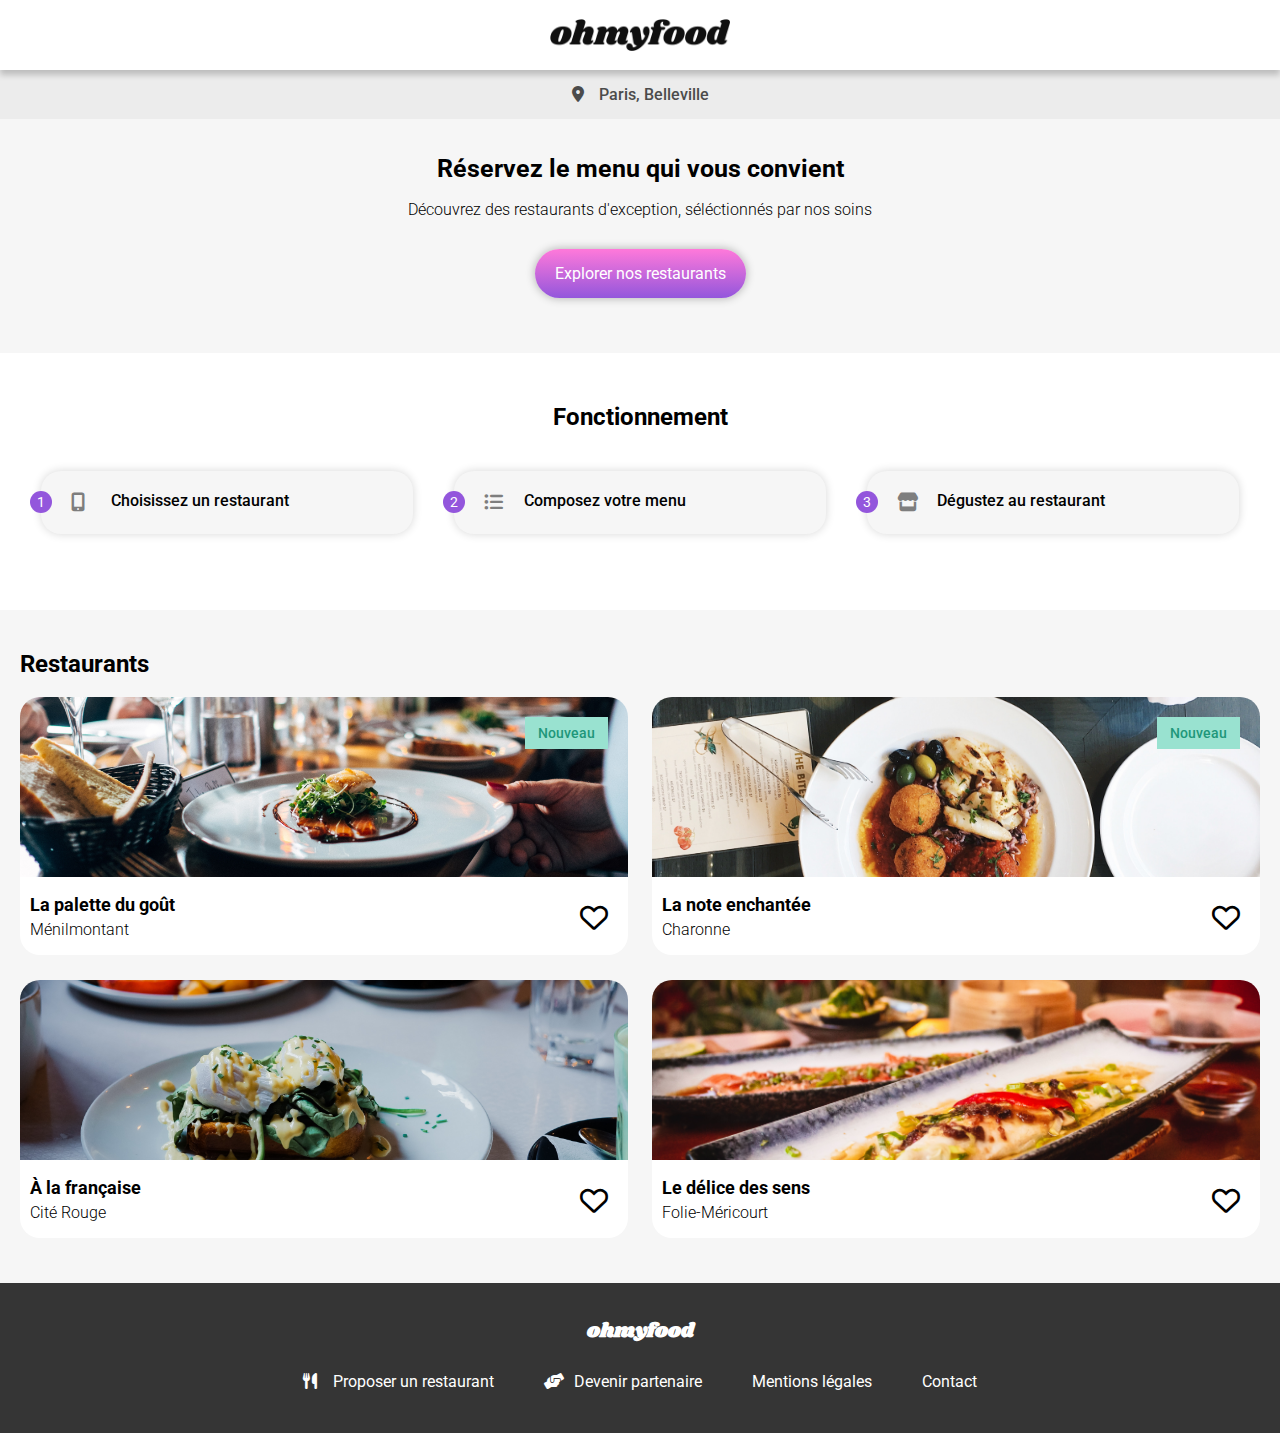
<file: index.html>
<!DOCTYPE html>
<html lang="fr">
<head>
    <meta charset="UTF-8">
    <meta http-equiv="X-UA-Compatible" content="IE=edge">
    <meta name="viewport" content="width=device-width, initial-scale=1.0">
    <!--Font Awesome-->
    <link href="fontawesome-free-6.1.1-web/css/all.min.css" rel="stylesheet">
    <!--Google Fonts-->
    <link rel="preconnect" href="https://fonts.gstatic.com">
    <link href="https://fonts.googleapis.com/css2?family=Roboto:ital,wght@0,300;0,400;0,500;0,700;1,300;1,400;1,500&display=swap" rel="stylesheet">
    <link href="https://fonts.googleapis.com/css2?family=Shrikhand&display=swap" rel="stylesheet">
    <link rel="stylesheet" href="styles/style_index.css">
    <title>ohmyfood</title>
</head>
<body>

    <!--LOADER-->

    <div class="container">
        <div class="load">
            <div class="load__dot"></div>
            <div class="load__dot"></div>
            <div class="load__dot"></div>
            <div class="load__dot"></div>
        </div>
    </div>

    <!--HEADER-->

    <header class="header">
        <img class="header__logo" src="images/logo/ohmyfood.png" alt="logo">
    </header>

    <!--MAIN-->

    <main class="main">

        <!--HERO-->

        <section class="hero">
            <div class="hero__location">
                <div class="hero__location-icon"><i class="fa-solid fa-location-dot"></i></div>
                <address class="hero__location-city">Paris, Belleville</address>
            </div>
            <h1 class="hero__title">Réservez le menu qui vous convient</h1>
            <p class="hero__text">Découvrez des restaurants d'exception, séléctionnés par nos soins</p>
            <a href="#restaurant" class="hero__button">Explorer nos restaurants</a>
        </section>

        <!--CATALOG-->

        <section class="catalog">
            <h2 class="catalog__title">Fonctionnement</h2>
            <div class="catalog__bloc">
                <ol class="catalog__lists">
                    <li class="catalog__list">
                        <div class="catalog__list-info">
                            <div class="catalog__list-info__icon"><i class="fa-solid fa-mobile-screen-button"></i></div>
                            <div class="catalog__list-info__text">Choisissez un restaurant</div>
                        </div>
                    </li>
                    <li class="catalog__list">
                        <div class="catalog__list-info">
                            <div class="catalog__list-info__icon"><i class="fa-solid fa-list-ul"></i></div>
                            <div class="catalog__list-info__text">Composez votre menu</div>
                        </div>
                    </li>
                    <li class="catalog__list">
                        <div class="catalog__list-info">
                            <div class="catalog__list-info__icon"><i class="fa-solid fa-store"></i></div>
                            <div class="catalog__list-info__text">Dégustez au restaurant</div>
                        </div>
                    </li>
                </ol>
            </div>
        </section>

        <!--RESTAURANTS-->

        <section class="restaurants" id="restaurant">
            <h2 class="restaurants__title">Restaurants</h2>
            <div class="restaurants__cards">
                <article class="restaurants__article">
                        <div class="restaurants__card">
                            <a href="menu/la-palette-du-gout.html">
                            <div class="restaurants__card-image">
                                <img src="images/restaurants/jay-wennington-N_Y88TWmGwA-unsplash.jpg" alt="la-palette-du-gout">
                                <span class="restaurants__card-new">Nouveau</span>
                            </div></a>
                            <div class="restaurants__block">
                                <div class="restaurants__block-info">
                                    <h3 class="restaurants__block-name">La palette du goût</h3>
                                    <h4 class="restaurants__block-city">Ménilmontant</h4>
                                </div>
                                <div class="restaurants__block-heart">
                                    <i class="fa-solid fa-heart"></i>
                                </div>
                            </div>
                        </div>
                </article>
                <article class="restaurants__article">
                        <div class="restaurants__card">
                            <a href="menu/la-note-enchantee.html">
                            <div class="restaurants__card-image">
                                <img src="images/restaurants/stil-u2Lp8tXIcjw-unsplash.jpg" alt="la-note-enchantee">
                                <span class="restaurants__card-new">Nouveau</span>
                            </div></a>
                            <div class="restaurants__block">
                                <div class="restaurants__block-info">
                                    <h3 class="restaurants__block-name">La note enchantée</h3>
                                    <h4 class="restaurants__block-city">Charonne</h4>
                                </div>
                                <div class="restaurants__block-heart">
                                    <i class="fa-solid fa-heart"></i>
                                </div>
                            </div>
                        </div>
                </article>
                <article class="restaurants__article">
                        <div class="restaurants__card">
                            <a href="menu/a-la-francaise.html">
                            <div class="restaurants__card-image">
                                <img src="images/restaurants/toa-heftiba-DQKerTsQwi0-unsplash.jpg" alt="a-la-francaise">
                            </div></a>
                            <div class="restaurants__block">
                                <div class="restaurants__block-info">
                                    <h3 class="restaurants__block-name">À la française</h3>
                                    <h4 class="restaurants__block-city">Cité Rouge</h4>
                                </div>
                                <div class="restaurants__block-heart">
                                    <i class="fa-solid fa-heart"></i>
                                </div>
                            </div>
                        </div>
                </article>
                <article class="restaurants__article">
                        <div class="restaurants__card">
                            <a href="menu/le-delice-du-sens.html">
                            <div class="restaurants__card-image">
                                <img src="images/restaurants/louis-hansel-shotsoflouis-qNBGVyOCY8Q-unsplash.jpg" alt="le-delice-du-sens">
                            </div></a>
                            <div class="restaurants__block">
                                <div class="restaurants__block-info">
                                    <h3 class="restaurants__block-name">Le délice des sens</h3>
                                    <h4 class="restaurants__block-city">Folie-Méricourt</h4>
                                </div>
                                <div class="restaurants__block-heart">
                                    <i class="fa-solid fa-heart"></i>
                                </div>
                            </div>
                        </div>
                </article>
            </div>
        </section>
    </main>

    <!--FOOTER-->

    <footer class="footer">
        <h2 class="footer__logo"><a href="index.html">ohmyfood</a></h2>
        <div class="footer__bloc">
            <ul class="footer__bloc-lists">
                <li class="footer__bloc-list"><a href=""><i class="fa-solid fa-utensils"></i>Proposer un restaurant</a></li>
                <li class="footer__bloc-list"><a href=""><i class="fa-solid fa-handshake-angle"></i>Devenir partenaire</a> </li>
                <li class="footer__bloc-list"><a href="">Mentions légales</a></li>
                <li class="footer__bloc-list"><a href="mailto:contact@ohmyfood.com">Contact</a></li>
            </ul>
        </div>
    </footer>
</body>
</html>
</file>
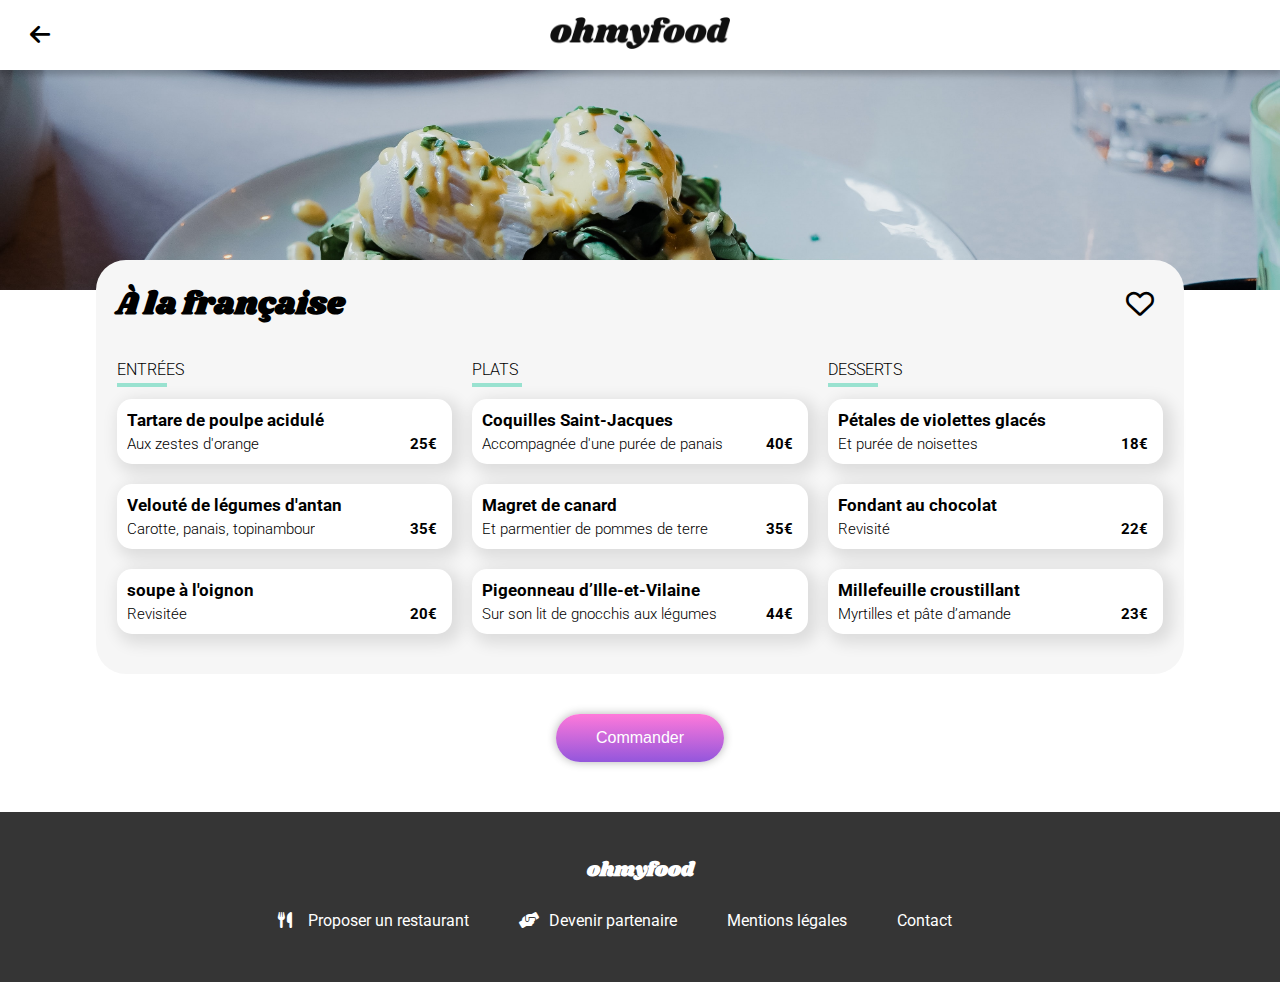
<file: menu/a-la-francaise.html>
<!DOCTYPE html>
<html lang="fr"><head>
    <meta charset="UTF-8">
    <meta http-equiv="X-UA-Compatible" content="IE=edge">
    <meta name="viewport" content="width=device-width, initial-scale=1.0">
    <!--Font awesome-->
    <link href="../fontawesome-free-6.1.1-web/css/all.min.css" rel="stylesheet">
    <!--Style-->
    <link rel="stylesheet" href="../styles/style_menu.css">
    <!--Google fonts-->
    <link rel="preconnect" href="https://fonts.gstatic.com">
    <link href="https://fonts.googleapis.com/css2?family=Roboto:ital,wght@0,300;0,400;0,500;0,700;1,300;1,400;1,500&display=swap" rel="stylesheet">
    <link href="https://fonts.googleapis.com/css2?family=Shrikhand&display=swap" rel="stylesheet">
    <title>À la française</title>
</head>
<body>

    <!--HEADER-->

    <header class="header"> 
        <nav class="header__icon"><a href="../index.html"><i class="fa-solid fa-arrow-left"></i></a></nav>
        <a href="../index.html"><img class="header__logo" src="../images/logo/ohmyfood.png" alt="logo"></a>
    </header> 

    <!--MAIN--> 

    <main class="main">

        <!--IMAGE-->

        <div class="img">
            <img class="img__image" src="../images/restaurants/toa-heftiba-DQKerTsQwi0-unsplash.jpg" alt="a-la-francaise">
        </div>

        <!--MENU-->

        <section id="menu">
        <div class="menu">
            <div class="menu__header">
                <h1 class="menu__header-title">À la française</h1>
                <div class="menu__header-heart">
                    <i class="fa-solid fa-heart"></i>
                </div>     
            </div>
            <div class="menu__bloc">
            <div class="menu__bloc-all">
                <div class="menu__bloc__piece">
                    <h2 class="menu__bloc__title">Entrées</h2>
                    <div class="menu__bloc__cases">
                        <article class="case" id="case-1">
                            <a class="case__link" href="">
                            <div class="case__content">
                                <h3 class="case__title">Tartare de poulpe acidulé</h3>
                                <div class="case__info">
                                    <h4 class="case__info-subtitle">Aux zestes d'orange</h4>
                                    <strong class="case__info-price">25€</strong>
                                </div>    
                            </div>
                            <div class="case__validation"><i class="fa-solid fa-circle-check"></i></div>
                        </a>
                        </article>
                        <article class="case" id="case-2">
                            <a class="case__link" href="">
                            <div class="case__content">
                                <h3 class="case__title">Velouté de légumes d'antan</h3>
                                <div class="case__info">
                                    <h4 class="case__info-subtitle">Carotte, panais, topinambour</h4>
                                    <strong class="case__info-price">35€</strong>
                                </div>    
                            </div>
                            <div class="case__validation"><i class="fa-solid fa-circle-check"></i></div>
                        </a>
                        </article>
                        <article class="case" id="case-3">
                            <a class="case__link" href="">
                            <div class="case__content">
                                <h3 class="case__title">soupe à l'oignon</h3>
                                <div class="case__info">
                                    <h4 class="case__info-subtitle">Revisitée</h4>
                                    <strong class="case__info-price">20€</strong>
                                </div>
                            </div>
                            <div class="case__validation"><i class="fa-solid fa-circle-check"></i></div>
                        </a>
                        </article>
                    </div>
                </div>
                <div class="menu__bloc__piece">
                    <h2 class="menu__bloc__title">Plats</h2>
                    <div class="menu__bloc__cases">
                        <article class="case" id="case-4">
                            <a class="case__link" href="">
                            <div class="case__content"> 
                                <h3 class="case__title">Coquilles Saint-Jacques</h3>
                                <div class="case__info">
                                    <h4 class="case__info-subtitle">Accompagnée d'une purée de panais</h4>
                                    <strong class="case__info-price">40€</strong>
                                </div>    
                            </div>
                            <div class="case__validation"><i class="fa-solid fa-circle-check"></i></div>
                        </a>
                        </article>
                        <article class="case" id="case-5">
                            <a class="case__link" href="">
                            <div class="case__content">
                                <h3 class="case__title">Magret de canard</h3>
                                <div class="case__info">
                                    <h4 class="case__info-subtitle">Et parmentier de pommes de terre</h4>
                                    <strong class="case__info-price">35€</strong>
                                </div>
                            </div>
                            <div class="case__validation"><i class="fa-solid fa-circle-check"></i></div>
                        </a>
                        </article>
                        <article class="case" id="case-6">
                            <a class="case__link" href="">
                            <div class="case__content">
                                <h3 class="case__title">Pigeonneau d’Ille-et-Vilaine</h3>
                                <div class="case__info">
                                    <h4 class="case__info-subtitle">Sur son lit de gnocchis aux légumes</h4>
                                    <strong class="case__info-price">44€</strong>
                                </div>
                            </div>
                            <div class="case__validation"><i class="fa-solid fa-circle-check"></i></div>
                        </a>
                        </article>
                    </div>
                </div>
                <div class="menu__bloc__piece">
                    <h2 class="menu__bloc__title">Desserts</h2>
                    <div class="menu__bloc__cases">
                        <article class="case" id="case-7">
                            <a class="case__link" href="">
                            <div class="case__content">
                                <h3 class="case__title">Pétales de violettes glacés</h3>
                                <div class="case__info">
                                    <h4 class="case__info-subtitle">Et purée de noisettes</h4>
                                    <strong class="case__info-price">18€</strong>
                                </div>
                            </div>
                            <div class="case__validation"><i class="fa-solid fa-circle-check"></i></div>
                        </a>
                        </article>
                        <article class="case" id="case-8">
                            <a class="case__link" href="">
                            <div class="case__content">
                                <h3 class="case__title">Fondant au chocolat</h3>
                                <div class="case__info">
                                    <h4 class="case__info-subtitle">Revisité</h4>
                                    <strong class="case__info-price">22€</strong>
                                </div>
                            </div>
                            <div class="case__validation"><i class="fa-solid fa-circle-check"></i></div>
                        </a>
                        </article>
                        <article class="case" id="case-9">
                            <a class="case__link" href="">
                            <div class="case__content">
                                <h3 class="case__title">Millefeuille croustillant</h3>
                                <div class="case__info">
                                    <h4 class="case__info-subtitle">Myrtilles et pâte d’amande</h4>
                                    <strong class="case__info-price">23€</strong>
                                </div>
                            </div>
                            <div class="case__validation"><i class="fa-solid fa-circle-check"></i></div>
                            </a>
                        </article>
                    </div>
                </div>
                </div>
                <div class="menu__footer">
                    <button class="menu__footer-button">Commander</button>
                </div> 
            </div>
        </div>
        </section>
    </main> 

    <!--FOOTER-->

    <footer class="footer">
        <h2 class="footer__logo"><a href="../index.html">ohmyfood</a></h2>
        <div class="footer__bloc">
            <ul class="footer__bloc-lists">
                <li class="footer__bloc-list"><a href=""><i class="fa-solid fa-utensils"></i>Proposer un restaurant</a></li>
                <li class="footer__bloc-list"><a href=""><i class="fa-solid fa-handshake-angle"></i>Devenir partenaire</a> </li>
                <li class="footer__bloc-list"><a href="">Mentions légales</a></li>
                <li class="footer__bloc-list"><a href="mailto:contact@ohmyfood.com">Contact</a></li>
            </ul>
        </div>
    </footer>

</body>
</html>
</file>
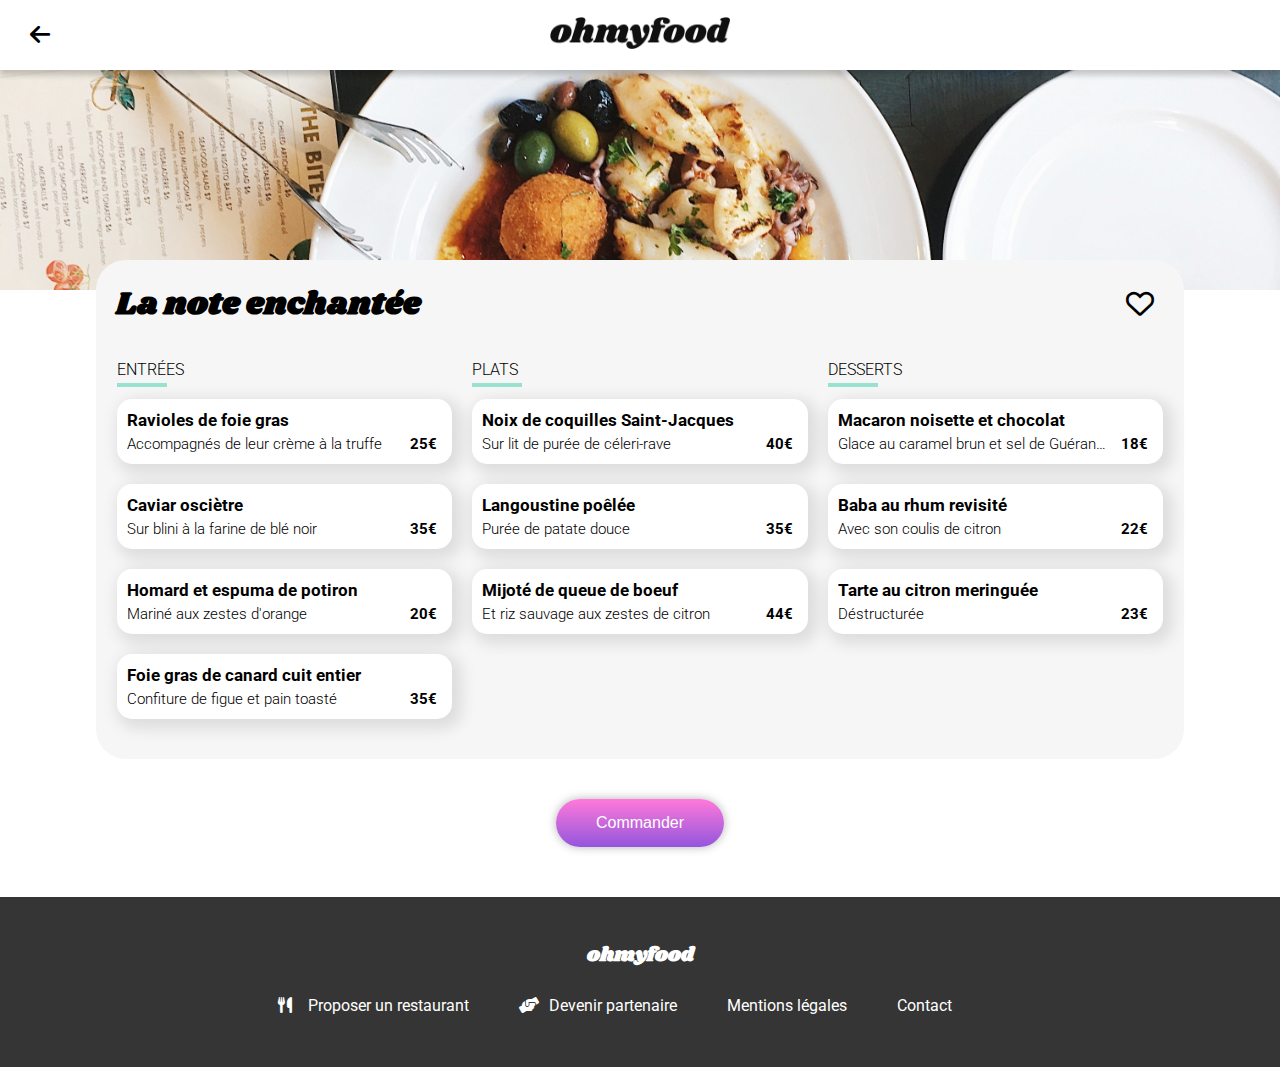
<file: menu/la-note-enchantee.html>
<!DOCTYPE html>
<html lang="fr">
<head>
    <meta charset="UTF-8">
    <meta http-equiv="X-UA-Compatible" content="IE=edge">
    <meta name="viewport" content="width=device-width, initial-scale=1.0">
    <!--Font Awesome-->
    <link href="../fontawesome-free-6.1.1-web/css/all.min.css" rel="stylesheet">
    <!--Style-->
    <link rel="stylesheet" href="../styles/style_menu.css">
    <!--Google Fonts-->
    <link rel="preconnect" href="https://fonts.gstatic.com">
    <link href="https://fonts.googleapis.com/css2?family=Roboto:ital,wght@0,300;0,400;0,500;0,700;1,300;1,400;1,500&display=swap" rel="stylesheet">
    <link href="https://fonts.googleapis.com/css2?family=Shrikhand&display=swap" rel="stylesheet">
    <title>La note enchantée</title>
</head>
<body>

    <!--HEADER-->

    <header class="header"> 
        <div class="header__icon"><a href="../index.html"><i class="fa-solid fa-arrow-left"></i></a></div>
        <a href="../index.html"><img class="header__logo" src="../images/logo/ohmyfood.png" alt="logo"></a>
    </header> 

     <!--MAIN--> 

    <main class="main">

        <!--IMAGE-->

        <div class="img">
            <img class="img__image" src="../images/restaurants/stil-u2Lp8tXIcjw-unsplash.jpg" alt="la-note-enchantee">
        </div>

        <!--MENU-->

        <section id="menu">
            <div class="menu">
                <div class="menu__header">
                    <h1 class="menu__header-title">La note enchantée</h1>
                    <div class="menu__header-heart">
                        <i class="fa-solid fa-heart"></i>
                    </div>     
                </div>
                <div class="menu__bloc">
                <div class="menu__bloc-all">
                    <div class="menu__bloc__piece">
                        <h2 class="menu__bloc__title">Entrées</h2>
                        <div class="menu__bloc__cases">
                            <article class="case" id="case-1">
                                <a class="case__link" href="">
                                <div class="case__content">
                                    <h3 class="case__title">Ravioles de foie gras</h3>
                                    <div class="case__info">
                                        <h4 class="case__info-subtitle">Accompagnés de leur crème à la truffe</h4>
                                        <strong class="case__info-price">25€</strong>
                                    </div>    
                                </div>
                                <div class="case__validation"><i class="fa-solid fa-circle-check"></i></div>
                            </a>
                            </article>
                            <article class="case" id="case-2">
                                <a class="case__link" href="">
                                <div class="case__content">
                                    <h3 class="case__title">Caviar osciètre</h3>
                                    <div class="case__info">
                                        <h4 class="case__info-subtitle">Sur blini à la farine de blé noir</h4>
                                        <strong class="case__info-price">35€</strong>
                                    </div>    
                                </div>
                                <div class="case__validation"><i class="fa-solid fa-circle-check"></i></div>
                            </a>
                            </article>
                            <article class="case" id="case-3">
                                <a class="case__link" href="">
                                <div class="case__content">
                                    <h3 class="case__title">Homard et espuma de potiron</h3>
                                    <div class="case__info">
                                        <h4 class="case__info-subtitle">Mariné aux zestes d'orange</h4>
                                        <strong class="case__info-price">20€</strong>
                                    </div>
                                </div>
                                <div class="case__validation"><i class="fa-solid fa-circle-check"></i></div>
                            </a>
                            </article>
                            <article class="case" id="case-4">
                                <a class="case__link" href="">
                                <div class="case__content">
                                    <h3 class="case__title">Foie gras de canard cuit entier</h3>
                                    <div class="case__info">
                                        <h4 class="case__info-subtitle">Confiture de figue et pain toasté</h4>
                                        <strong class="case__info-price">35€</strong>
                                    </div>
                                </div>
                                <div class="case__validation"><i class="fa-solid fa-circle-check"></i></div>
                            </a>
                            </article>
                        </div>
                    </div>
                    <div class="menu__bloc__piece">
                        <h2 class="menu__bloc__title">Plats</h2>
                        <div class="menu__bloc__cases">
                            <article class="case" id="case-5">
                                <a class="case__link" href="">
                                <div class="case__content"> 
                                    <h3 class="case__title">Noix de coquilles Saint-Jacques</h3>
                                    <div class="case__info">
                                        <h4 class="case__info-subtitle">Sur lit de purée de céleri-rave</h4>
                                        <strong class="case__info-price">40€</strong>
                                    </div>    
                                </div>
                                <div class="case__validation"><i class="fa-solid fa-circle-check"></i></div>
                            </a>
                            </article>
                            <article class="case" id="case-6">
                                <a class="case__link" href="">
                                <div class="case__content">
                                    <h3 class="case__title">Langoustine poêlée</h3>
                                    <div class="case__info">
                                        <h4 class="case__info-subtitle">Purée de patate douce</h4>
                                        <strong class="case__info-price">35€</strong>
                                    </div>
                                </div>
                                <div class="case__validation"><i class="fa-solid fa-circle-check"></i></div>
                            </a>
                            </article>
                            <article class="case" id="case-7">
                                <a class="case__link" href="">
                                <div class="case__content">
                                    <h3 class="case__title">Mijoté de queue de boeuf</h3>
                                    <div class="case__info">
                                        <h4 class="case__info-subtitle">Et riz sauvage aux zestes de citron</h4>
                                        <strong class="case__info-price">44€</strong>
                                    </div>
                                </div>
                                <div class="case__validation"><i class="fa-solid fa-circle-check"></i></div>
                            </a>
                            </article>
                        </div>
                    </div>
                    <div class="menu__bloc__piece">
                        <h2 class="menu__bloc__title">Desserts</h2>
                        <div class="menu__bloc__cases">
                            <article class="case" id="case-8">
                                <a class="case__link" href="">
                                <div class="case__content">
                                    <h3 class="case__title">Macaron noisette et chocolat</h3>
                                    <div class="case__info">
                                        <h4 class="case__info-subtitle">Glace au caramel brun et sel de Guérande</h4>
                                        <strong class="case__info-price">18€</strong>
                                    </div>
                                </div>
                                <div class="case__validation"><i class="fa-solid fa-circle-check"></i></div>
                            </a>
                            </article>
                            <article class="case" id="case-9">
                                <a class="case__link" href="">
                                <div class="case__content">
                                    <h3 class="case__title">Baba au rhum revisité</h3>
                                    <div class="case__info">
                                        <h4 class="case__info-subtitle">Avec son coulis de citron</h4>
                                        <strong class="case__info-price">22€</strong>
                                    </div>
                                </div>
                                <div class="case__validation"><i class="fa-solid fa-circle-check"></i></div>
                            </a>
                            </article>
                            <article class="case" id="case-10">
                                <a class="case__link" href="">
                                <div class="case__content">
                                    <h3 class="case__title">Tarte au citron meringuée</h3>
                                    <div class="case__info">
                                        <h4 class="case__info-subtitle">Déstructurée</h4>
                                        <strong class="case__info-price">23€</strong>
                                    </div>
                                </div>
                                <div class="case__validation"><i class="fa-solid fa-circle-check"></i></div>
                                </a>
                            </article>
                        </div>
                    </div>
                </div>    
                    <div class="menu__footer">
                        <button class="menu__footer-button">Commander</button>
                    </div> 
                </div>
            </div>
            </section>
    </main>

    <!--FOOTER-->

    <footer class="footer">
        <h2 class="footer__logo"><a href="../index.html">ohmyfood</a></h2>
        <div class="footer__bloc">
            <ul class="footer__bloc-lists">
                <li class="footer__bloc-list"><a href=""><i class="fa-solid fa-utensils"></i>Proposer un restaurant</a></li>
                <li class="footer__bloc-list"><a href=""><i class="fa-solid fa-handshake-angle"></i>Devenir partenaire</a> </li>
                <li class="footer__bloc-list"><a href="">Mentions légales</a></li>
                <li class="footer__bloc-list"><a href="mailto:contact@ohmyfood.com">Contact</a></li>
            </ul>
        </div>
    </footer>
</body>
</html>
</file>
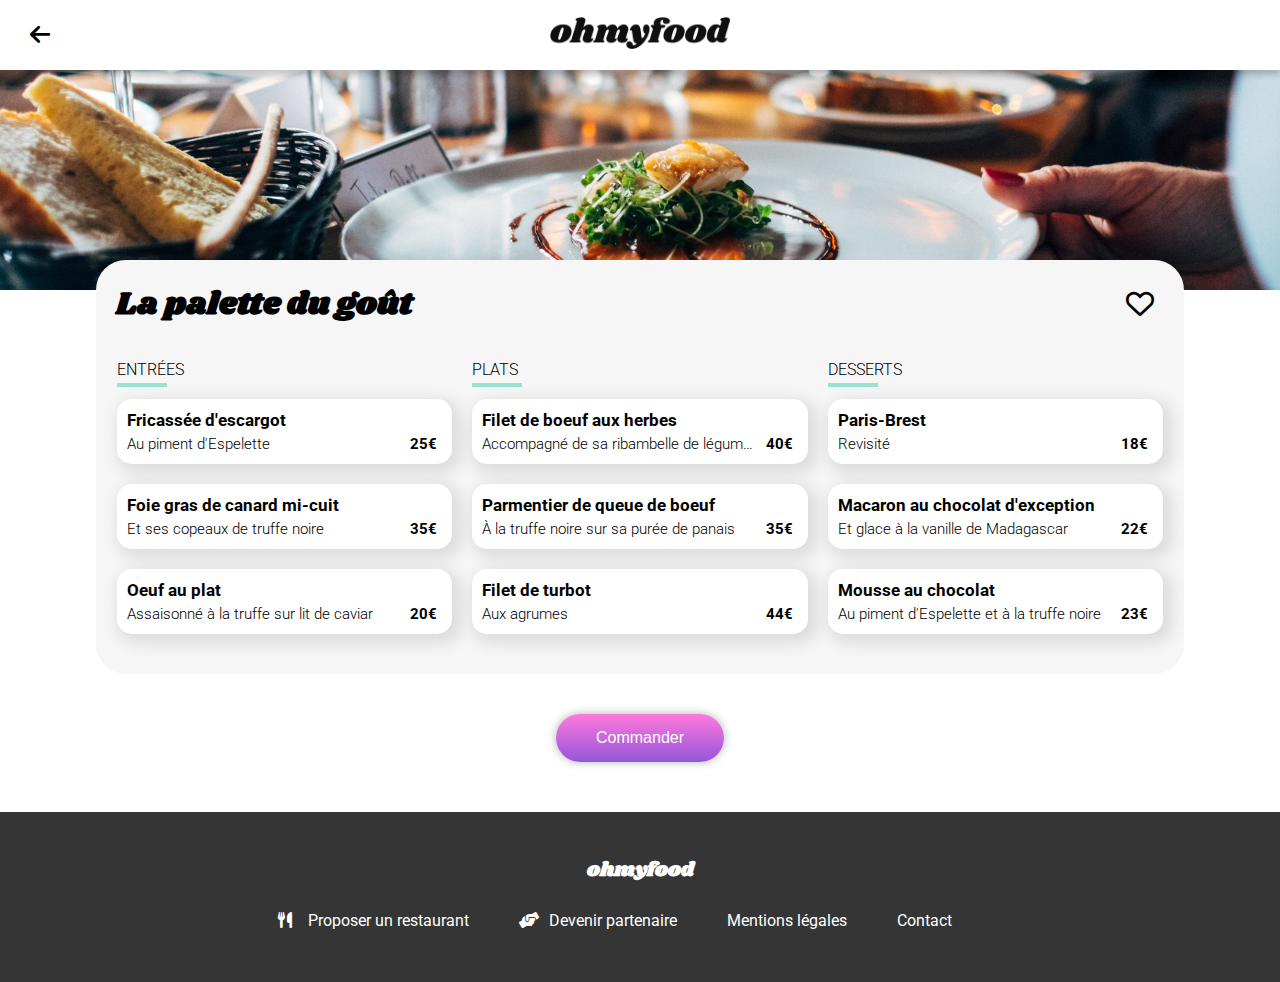
<file: menu/la-palette-du-gout.html>
<!DOCTYPE html>
<html lang="fr"><head>
    <meta charset="UTF-8">
    <meta http-equiv="X-UA-Compatible" content="IE=edge">
    <meta name="viewport" content="width=device-width, initial-scale=1.0">
    <!--Font Awesome-->
    <link href="../fontawesome-free-6.1.1-web/css/all.min.css" rel="stylesheet">
    <!--Style-->
    <link rel="stylesheet" href="../styles/style_menu.css">
    <!--Google Fonts-->
    <link rel="preconnect" href="https://fonts.gstatic.com">
    <link href="https://fonts.googleapis.com/css2?family=Roboto:ital,wght@0,300;0,400;0,500;0,700;1,300;1,400;1,500&display=swap" rel="stylesheet">
    <link href="https://fonts.googleapis.com/css2?family=Shrikhand&display=swap" rel="stylesheet">
    <title>La palette du goût</title>
</head>
<body>

    <!--HEADER-->

    <header class="header"> 
        <div class="header__icon"><a href="../index.html"><i class="fa-solid fa-arrow-left"></i></a></div>
        <a href="../index.html"><img class="header__logo" src="../images/logo/ohmyfood.png" alt="logo"></a>
    </header> 

    <!--MAIN--> 

    <main class="main">

        <!--IMAGE-->

        <div class="img">
            <img class="img__image" src="../images/restaurants/jay-wennington-N_Y88TWmGwA-unsplash.jpg" alt="la-palette-du-gout">
        </div>

        <!--MENU-->

        <section id="menu">
        <div class="menu">
            <div class="menu__header">
                <h1 class="menu__header-title">La palette du goût</h1>
                <div class="menu__header-heart">
                    <i class="fa-solid fa-heart"></i>
                </div>     
            </div>
            <div class="menu__bloc">
            <div class="menu__bloc-all">
                <div class="menu__bloc__piece">
                    <h2 class="menu__bloc__title">Entrées</h2>
                    <div class="menu__bloc__cases">
                        <article class="case" id="case-1">
                            <a class="case__link" href="">
                            <div class="case__content">
                                <h3 class="case__title">Fricassée d'escargot</h3>
                                <div class="case__info">
                                    <h4 class="case__info-subtitle">Au piment d'Espelette </h4>
                                    <strong class="case__info-price">25€</strong>
                                </div>    
                            </div>
                            <div class="case__validation"><i class="fa-solid fa-circle-check"></i></div>
                            </a>
                        </article>
                        <article class="case" id="case-2">
                            <a class="case__link" href="">
                            <div class="case__content">
                                <h3 class="case__title">Foie gras de canard mi-cuit</h3>
                                <div class="case__info">
                                    <h4 class="case__info-subtitle">Et ses copeaux de truffe noire</h4>
                                    <strong class="case__info-price">35€</strong>
                                </div>    
                            </div>
                            <div class="case__validation"><i class="fa-solid fa-circle-check"></i></div>
                        </a>
                        </article>
                        <article class="case" id="case-3">
                            <a class="case__link" href="">
                            <div class="case__content">
                                <h3 class="case__title">Oeuf au plat</h3>
                                <div class="case__info">
                                    <h4 class="case__info-subtitle">Assaisonné à la truffe sur lit de caviar</h4>
                                    <strong class="case__info-price">20€</strong>
                                </div>
                            </div>
                            <div class="case__validation"><i class="fa-solid fa-circle-check"></i></div>
                        </a>
                        </article>
                    </div>
                </div>
                <div class="menu__bloc__piece">
                    <h2 class="menu__bloc__title">Plats</h2>
                    <div class="menu__bloc__cases">
                        <article class="case" id="case-4">
                            <a class="case__link" href="">
                            <div class="case__content"> 
                                <h3 class="case__title">Filet de boeuf aux herbes</h3>
                                <div class="case__info">
                                    <h4 class="case__info-subtitle">Accompagné de sa ribambelle de légumes</h4>
                                    <strong class="case__info-price">40€</strong>
                                </div>    
                            </div>
                            <div class="case__validation"><i class="fa-solid fa-circle-check"></i></div>
                        </a>
                        </article>
                        <article class="case" id="case-5">
                            <a class="case__link" href="">
                            <div class="case__content">
                                <h3 class="case__title">Parmentier de queue de boeuf</h3>
                                <div class="case__info">
                                    <h4 class="case__info-subtitle">À la truffe noire sur sa purée de panais</h4>
                                    <strong class="case__info-price">35€</strong>
                                </div>
                            </div>
                            <div class="case__validation"><i class="fa-solid fa-circle-check"></i></div>
                        </a>
                        </article>
                        <article class="case" id="case-6">
                            <a class="case__link" href="">
                            <div class="case__content">
                                <h3 class="case__title">Filet de turbot</h3>
                                <div class="case__info">
                                    <h4 class="case__info-subtitle">Aux agrumes</h4>
                                    <strong class="case__info-price">44€</strong>
                                </div>
                            </div>
                            <div class="case__validation"><i class="fa-solid fa-circle-check"></i></div>
                        </a>
                        </article>
                    </div>
                </div>
                <div class="menu__bloc__piece">
                    <h2 class="menu__bloc__title">Desserts</h2>
                    <div class="menu__bloc__cases">
                        <article class="case" id="case-7">
                            <a class="case__link" href="">
                            <div class="case__content">
                                <h3 class="case__title">Paris-Brest</h3>
                                <div class="case__info">
                                    <h4 class="case__info-subtitle">Revisité</h4>
                                    <strong class="case__info-price">18€</strong>
                                </div>
                            </div>
                            <div class="case__validation"><i class="fa-solid fa-circle-check"></i></div>
                        </a>
                        </article>
                        <article class="case" id="case-8">
                            <a class="case__link" href="">
                            <div class="case__content">
                                <h3 class="case__title">Macaron au chocolat d'exception</h3>
                                <div class="case__info">
                                    <h4 class="case__info-subtitle">Et glace à la vanille de Madagascar</h4>
                                    <strong class="case__info-price">22€</strong>
                                </div>
                            </div>
                            <div class="case__validation"><i class="fa-solid fa-circle-check"></i></div>
                        </a>
                        </article>
                        <article class="case" id="case-9">
                            <a class="case__link" href="">
                            <div class="case__content">
                                <h3 class="case__title">Mousse au chocolat</h3>
                                <div class="case__info">
                                    <h4 class="case__info-subtitle">Au piment d'Espelette et à la truffe noire</h4>
                                    <strong class="case__info-price">23€</strong>
                                </div>
                            </div>
                            <div class="case__validation"><i class="fa-solid fa-circle-check"></i></div>
                        </a>
                        </article>
                    </div>
                </div>
                </div>
                <div class="menu__footer">
                    <button class="menu__footer-button">Commander</button>
                </div> 
            </div>
        </div>
        </section>
    </main> 

    <!--FOOTER-->
    
    <footer class="footer">
        <h2 class="footer__logo"><a href="../index.html">ohmyfood</a></h2>
        <div class="footer__bloc">
            <ul class="footer__bloc-lists">
                <li class="footer__bloc-list"><a href=""><i class="fa-solid fa-utensils"></i>Proposer un restaurant</a></li>
                <li class="footer__bloc-list"><a href=""><i class="fa-solid fa-handshake-angle"></i>Devenir partenaire</a> </li>
                <li class="footer__bloc-list"><a href="">Mentions légales</a></li>
                <li class="footer__bloc-list"><a href="mailto:contact@ohmyfood.com">Contact</a></li>
            </ul>
        </div>
    </footer>

</body>
</html>
</file>
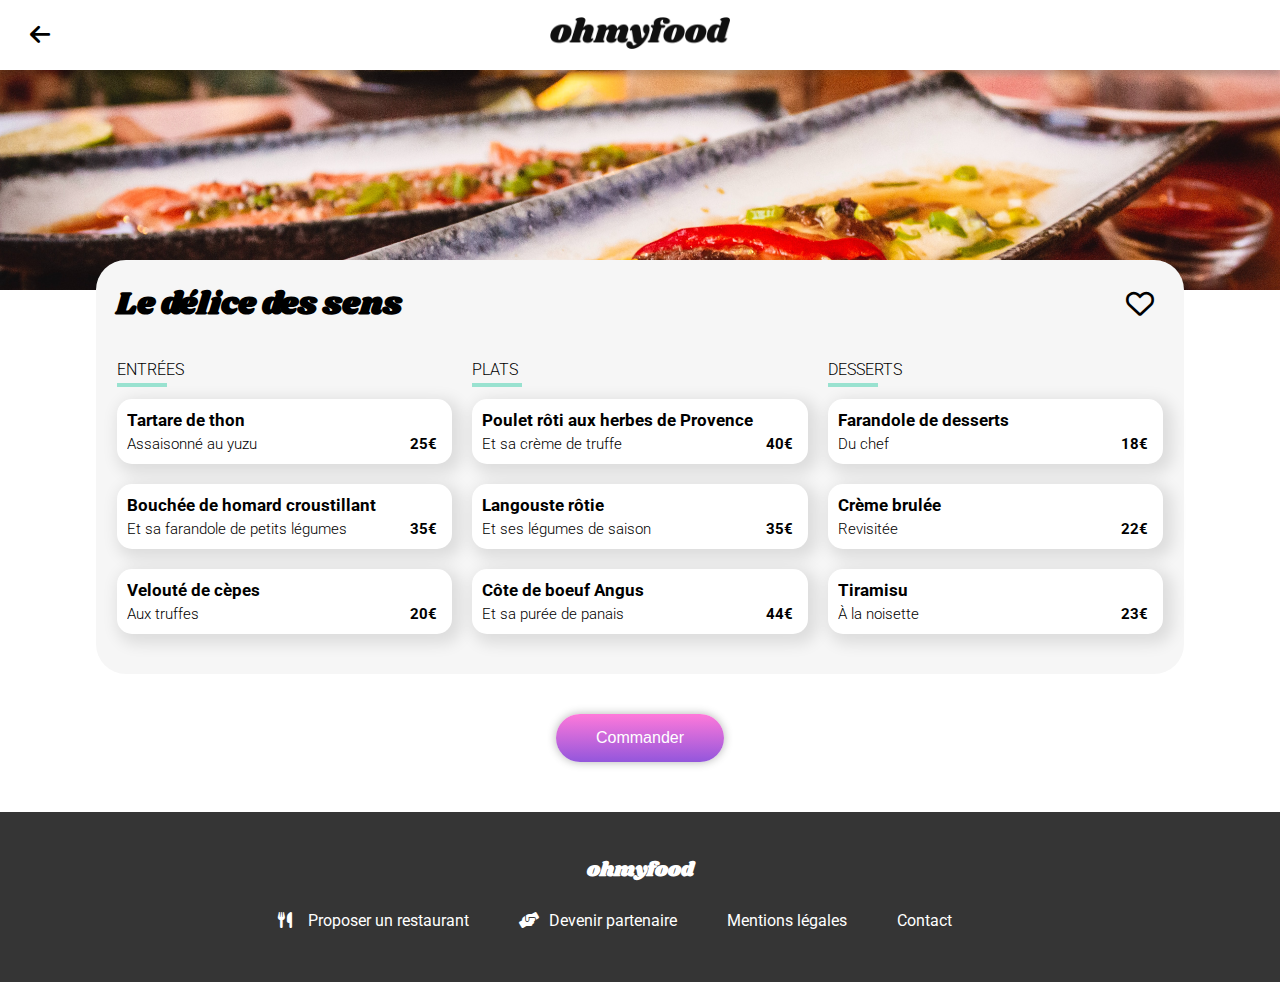
<file: menu/le-delice-du-sens.html>
<!DOCTYPE html>
<html lang="fr"><head>
    <meta charset="UTF-8">
    <meta http-equiv="X-UA-Compatible" content="IE=edge">
    <meta name="viewport" content="width=device-width, initial-scale=1.0">
    <!--Font Awesome-->
    <link href="../fontawesome-free-6.1.1-web/css/all.min.css" rel="stylesheet">
    <!--Style-->
    <link rel="stylesheet" href="../styles/style_menu.css">
    <!--Google Fonts-->
    <link rel="preconnect" href="https://fonts.gstatic.com">
    <link href="https://fonts.googleapis.com/css2?family=Roboto:ital,wght@0,300;0,400;0,500;0,700;1,300;1,400;1,500&display=swap" rel="stylesheet">
    <link href="https://fonts.googleapis.com/css2?family=Shrikhand&display=swap" rel="stylesheet">
    <title>Le délice des sens</title>
</head>
<body>

    <!--HEADER-->

    <header class="header"> 
        <div class="header__icon"><a href="../index.html"><i class="fa-solid fa-arrow-left"></i></a></div>
        <a href="../index.html"><img class="header__logo" src="../images/logo/ohmyfood.png" alt="logo"></a>
    </header> 

    <!--MAIN--> 

    <main class="main">

        <!--IMAGE-->

        <div class="img">
            <img class="img__image" src="../images/restaurants/louis-hansel-shotsoflouis-qNBGVyOCY8Q-unsplash.jpg" alt="le-delice-du-sens">
        </div>

        <!--MENU-->

        <section id="menu">
        <div class="menu">
            <div class="menu__header">
                <h1 class="menu__header-title">Le délice des sens</h1>
                <div class="menu__header-heart">
                    <i class="fa-solid fa-heart"></i>
                </div>     
            </div>
            <div class="menu__bloc">
            <div class="menu__bloc-all">
                <div class="menu__bloc__piece">
                    <h2 class="menu__bloc__title">Entrées</h2>
                    <div class="menu__bloc__cases">
                        <article class="case" id="case-1">
                            <a class="case__link" href="">
                            <div class="case__content">
                                <h3 class="case__title">Tartare de thon</h3>
                                <div class="case__info">
                                    <h4 class="case__info-subtitle">Assaisonné au yuzu</h4>
                                    <strong class="case__info-price">25€</strong>
                                </div>    
                            </div>
                            <div class="case__validation"><i class="fa-solid fa-circle-check"></i></div>
                        </a>
                        </article>
                        <article class="case" id="case-2">
                            <a class="case__link" href="">
                            <div class="case__content">
                                <h3 class="case__title">Bouchée de homard croustillant</h3>
                                <div class="case__info">
                                    <h4 class="case__info-subtitle">Et sa farandole de petits légumes</h4>
                                    <strong class="case__info-price">35€</strong>
                                </div>    
                            </div>
                            <div class="case__validation"><i class="fa-solid fa-circle-check"></i></div>
                        </a>
                        </article>
                        <article class="case" id="case-3">
                            <a class="case__link" href="">
                            <div class="case__content">
                                <h3 class="case__title">Velouté de cèpes</h3>
                                <div class="case__info">
                                    <h4 class="case__info-subtitle">Aux truffes</h4>
                                    <strong class="case__info-price">20€</strong>
                                </div>
                            </div>
                            <div class="case__validation"><i class="fa-solid fa-circle-check"></i></div>
                        </a>
                        </article>
                    </div>
                </div>
                <div class="menu__bloc__piece">
                    <h2 class="menu__bloc__title">Plats</h2>
                    <div class="menu__bloc__cases">
                        <article class="case" id="case-4">
                            <a class="case__link" href="">
                            <div class="case__content"> 
                                <h3 class="case__title">Poulet rôti aux herbes de Provence </h3>
                                <div class="case__info">
                                    <h4 class="case__info-subtitle">Et sa crème de truffe</h4>
                                    <strong class="case__info-price">40€</strong>
                                </div>    
                            </div>
                            <div class="case__validation"><i class="fa-solid fa-circle-check"></i></div>
                        </a>
                        </article>
                        <article class="case" id="case-5">
                            <a class="case__link" href="">
                            <div class="case__content">
                                <h3 class="case__title">Langouste rôtie</h3>
                                <div class="case__info">
                                    <h4 class="case__info-subtitle">Et ses légumes de saison</h4>
                                    <strong class="case__info-price">35€</strong>
                                </div>
                            </div>
                            <div class="case__validation"><i class="fa-solid fa-circle-check"></i></div>
                        </a>
                        </article>
                        <article class="case" id="case-6">
                            <a class="case__link" href="">
                            <div class="case__content">
                                <h3 class="case__title">Côte de boeuf Angus</h3>
                                <div class="case__info">
                                    <h4 class="case__info-subtitle">Et sa purée de panais</h4>
                                    <strong class="case__info-price">44€</strong>
                                </div>
                            </div>
                            <div class="case__validation"><i class="fa-solid fa-circle-check"></i></div>
                        </a>
                        </article>
                    </div>
                </div>
                <div class="menu__bloc__piece">
                    <h2 class="menu__bloc__title">Desserts</h2>
                    <div class="menu__bloc__cases">
                        <article class="case" id="case-7">
                            <a class="case__link" href="">
                            <div class="case__content">
                                <h3 class="case__title">Farandole de desserts</h3>
                                <div class="case__info">
                                    <h4 class="case__info-subtitle">Du chef</h4>
                                    <strong class="case__info-price">18€</strong>
                                </div>
                            </div>
                            <div class="case__validation"><i class="fa-solid fa-circle-check"></i></div>
                        </a>
                        </article>
                        <article class="case" id="case-8">
                            <a class="case__link" href="">
                            <div class="case__content">
                                <h3 class="case__title">Crème brulée</h3>
                                <div class="case__info">
                                    <h4 class="case__info-subtitle">Revisitée</h4>
                                    <strong class="case__info-price">22€</strong>
                                </div>
                            </div>
                            <div class="case__validation"><i class="fa-solid fa-circle-check"></i></div>
                        </a>
                        </article>
                        <article class="case" id="case-9">
                            <a class="case__link" href="">
                            <div class="case__content">
                                <h3 class="case__title">Tiramisu</h3>
                                <div class="case__info">
                                    <h4 class="case__info-subtitle">À la noisette</h4>
                                    <strong class="case__info-price">23€</strong>
                                </div>
                            </div>
                            <div class="case__validation"><i class="fa-solid fa-circle-check"></i></div>
                            </a>
                        </article>
                    </div>
                </div>
                </div>
                <div class="menu__footer">
                    <button class="menu__footer-button">Commander</button>
                </div> 
            </div>
        </div>
        </section>
    </main>
    
    <!--FOOTER-->
    
    <footer class="footer">
        <h2 class="footer__logo"><a href="../index.html">ohmyfood</a></h2>
        <div class="footer__bloc">
            <ul class="footer__bloc-lists">
                <li class="footer__bloc-list"><a href=""><i class="fa-solid fa-utensils"></i>Proposer un restaurant</a></li>
                <li class="footer__bloc-list"><a href=""><i class="fa-solid fa-handshake-angle"></i>Devenir partenaire</a> </li>
                <li class="footer__bloc-list"><a href="">Mentions légales</a></li>
                <li class="footer__bloc-list"><a href="mailto:contact@ohmyfood.com">Contact</a></li>
            </ul>
        </div>
    </footer>

</body>
</html>
</file>
<file: styles/style_index.css>
/* MIXIN */
/* VALEURS */
/* ALL */
body {
  font-family: 'Roboto', sans-serif;
  margin: 0;
  background: #f6f6f6;
}

* a {
  text-decoration: none;
  color: white;
}

/* LOADER */
.container {
  background-color: white;
  width: 100%;
  height: 100%;
  margin: auto;
  position: fixed;
  z-index: 20;
  top: 0;
  left: 0;
  right: 0;
  bottom: 0;
  visibility: hidden;
  -webkit-animation: containers 2.5s linear;
          animation: containers 2.5s linear;
}

.load {
  background-color: white;
  height: 100%;
  width: 200px;
  visibility: hidden;
  display: -webkit-box;
  display: -ms-flexbox;
  display: flex;
  -ms-flex-pack: distribute;
      justify-content: space-around;
  margin: auto;
}

.load__dot {
  margin: auto;
  background-color: #99E2D0;
  height: 30px;
  width: 30px;
  border-radius: 50%;
  visibility: hidden;
  -webkit-animation: dots 1.5s ease-in-out;
          animation: dots 1.5s ease-in-out;
}

/* HEADER */
.header {
  width: 100%;
  background-color: white;
  display: -webkit-box;
  display: -ms-flexbox;
  display: flex;
  -webkit-box-pack: center;
      -ms-flex-pack: center;
          justify-content: center;
  -webkit-box-align: center;
      -ms-flex-align: center;
          align-items: center;
  height: 70px;
  position: relative;
  -webkit-box-shadow: 0px 5px 6px 0px rgba(0, 0, 0, 0.2);
          box-shadow: 0px 5px 6px 0px rgba(0, 0, 0, 0.2);
}

.header__logo {
  width: 180px;
}

/* HERO */
.hero {
  width: 100%;
  display: -webkit-box;
  display: -ms-flexbox;
  display: flex;
  -webkit-box-pack: center;
      -ms-flex-pack: center;
          justify-content: center;
  -webkit-box-align: center;
      -ms-flex-align: center;
          align-items: center;
  -webkit-box-orient: vertical;
  -webkit-box-direction: normal;
      -ms-flex-direction: column;
          flex-direction: column;
  text-align: center;
  padding-bottom: 55px;
}

.hero__location {
  width: 100%;
  display: -webkit-box;
  display: -ms-flexbox;
  display: flex;
  -webkit-box-pack: center;
      -ms-flex-pack: center;
          justify-content: center;
  -webkit-box-align: center;
      -ms-flex-align: center;
          align-items: center;
  background: #ececec;
  color: #4b4b4b;
  padding: 15px 0;
}

.hero__location-city {
  font-style: normal;
  margin-left: 15px;
  font-weight: 500;
}

.hero__title {
  margin-top: 35px;
  padding: 0 60px;
  font-size: 25px;
}

.hero__text {
  margin: 0;
  font-weight: 300;
  padding: 0 10px;
}

.hero__button {
  margin-top: 30px;
  opacity: 1;
  background: -webkit-gradient(linear, left top, left bottom, from(#ff79da), to(#9356dc));
  background: linear-gradient(180deg, #ff79da 0%, #9356dc 100%);
  color: white;
  padding: 0 20px;
  border-radius: 200px;
  -webkit-box-shadow: 0px 0px 10px 0px rgba(0, 0, 0, 0.3);
          box-shadow: 0px 0px 10px 0px rgba(0, 0, 0, 0.3);
  padding: 15px 20px;
}

.hero__button:hover {
  opacity: 0.8;
  cursor: pointer;
  -webkit-transition: .3s;
  transition: .3s;
  -webkit-box-shadow: 0px 0px 10px 0px rgba(0, 0, 0, 0.6);
          box-shadow: 0px 0px 10px 0px rgba(0, 0, 0, 0.6);
}

/* CATALOG */
.catalog {
  background-color: white;
  padding: 30px 20px;
}

.catalog__lists {
  padding-left: 10px;
  counter-reset: catalog;
  width: 98%;
}

.catalog__list {
  position: relative;
  display: -webkit-box;
  display: -ms-flexbox;
  display: flex;
  list-style-type: none;
  counter-increment: catalog;
  background-color: #f6f6f6;
  padding: 20px 0;
  border-radius: 20px;
  -webkit-box-shadow: 0px 0px 10px 0px rgba(0, 0, 0, 0.16);
          box-shadow: 0px 0px 10px 0px rgba(0, 0, 0, 0.16);
  margin-bottom: 30px;
}

.catalog__list:hover {
  cursor: pointer;
  -webkit-transition: .3s;
  transition: .3s;
  background: #efe6fa;
}

.catalog__list:hover .catalog__list-info__icon {
  color: #9356DC;
}

.catalog__list::before {
  position: absolute;
  content: counter(catalog);
  /* on affiche le compteur */
  background: #9356DC;
  border-radius: 60px;
  color: white;
  padding: 3px 7px 3px 7px;
  border-radius: 50%;
  font-size: 14px;
  -webkit-transform: translateX(-50%);
          transform: translateX(-50%);
}

.catalog__list-info {
  display: -webkit-box;
  display: -ms-flexbox;
  display: flex;
}

.catalog__list-info__icon {
  margin: 0 0 0 30px;
  width: 40px;
  color: #7E7E7E;
  font-size: 19px;
}

.catalog__list-info__text {
  font-weight: 500;
}

/* RESTAURANTS */
.restaurants {
  padding: 20px;
}

.restaurants__article {
  width: 100%;
  background-color: white;
  border-radius: 20px;
  margin-bottom: 25px;
}

.restaurants__article:hover {
  -webkit-box-shadow: 0px 0px 10px 2px rgba(147, 86, 220, 0.6);
          box-shadow: 0px 0px 10px 2px rgba(147, 86, 220, 0.6);
}

.restaurants__card-image {
  position: relative;
}

.restaurants__card-image > img {
  -o-object-fit: cover;
     object-fit: cover;
  width: 100%;
  height: 180px;
  border-radius: 20px 20px 0 0;
}

.restaurants__card-new {
  position: absolute;
  top: 20px;
  right: 20px;
  background: #99e2d0;
  color: #20977a;
  padding: 8px 13px;
  font-size: 14px;
  font-weight: 500;
  margin: 0;
}

.restaurants__block {
  -webkit-box-align: center;
      -ms-flex-align: center;
          align-items: center;
  display: -webkit-box;
  display: -ms-flexbox;
  display: flex;
  -webkit-box-pack: justify;
      -ms-flex-pack: justify;
          justify-content: space-between;
  padding: 13px 10px;
}

.restaurants__block-name {
  margin: 0;
  font-size: 18px;
}

.restaurants__block-city {
  margin: 5px 0 3px 0;
  font-weight: 300;
}

.restaurants__block-heart {
  margin-right: 10px;
  font-size: 28px;
  cursor: pointer;
}

.restaurants__block-heart > i {
  font-weight: 300;
}

.restaurants__block-heart > i:hover {
  font-weight: 600;
  background: linear-gradient(210deg, #9356dc 0%, #ff79da 100%);
  background-clip: text;
  -webkit-background-clip: text;
  -moz-background-clip: text;
  color: transparent;
  -webkit-transition: 0.5s ease;
  transition: 0.5s ease;
}

/* FOOTER */
.footer {
  margin-top: 10px;
  display: -webkit-box;
  display: -ms-flexbox;
  display: flex;
  -webkit-box-pack: center;
      -ms-flex-pack: center;
          justify-content: center;
  -webkit-box-align: center;
      -ms-flex-align: center;
          align-items: center;
  -webkit-box-orient: vertical;
  -webkit-box-direction: normal;
      -ms-flex-direction: column;
          flex-direction: column;
  -webkit-box-align: start;
      -ms-flex-align: start;
          align-items: flex-start;
  background-color: #353535;
  padding: 20px 0 30px 20px;
}

.footer__logo {
  font-family: 'Shrikhand', cursive;
  font-size: 20px;
  margin-bottom: 10px;
}

.footer__bloc-lists {
  color: white;
  list-style: none;
  padding-left: 0px;
}

.footer__bloc-list {
  margin-bottom: 10px;
}

.footer__bloc-list > a > i {
  width: 30px;
}

/* ANIMATIONS */
@-webkit-keyframes containers {
  0% {
    visibility: visible;
    opacity: 1;
  }
  70% {
    opacity: 1;
  }
  100% {
    opacity: 0;
    visibility: hidden;
  }
}
@keyframes containers {
  0% {
    visibility: visible;
    opacity: 1;
  }
  70% {
    opacity: 1;
  }
  100% {
    opacity: 0;
    visibility: hidden;
  }
}

@-webkit-keyframes dots {
  0% {
    visibility: visible;
    opacity: 1;
    -webkit-transform: scale(0.2);
            transform: scale(0.2);
  }
  40% {
    -webkit-transform: scale(1);
            transform: scale(1);
    opacity: 1;
  }
  50% {
    -webkit-transform: scale(1);
            transform: scale(1);
    opacity: 1;
  }
  100% {
    -webkit-transform: scale(0.2);
            transform: scale(0.2);
    opacity: 0;
    visibility: hidden;
  }
}

@keyframes dots {
  0% {
    visibility: visible;
    opacity: 1;
    -webkit-transform: scale(0.2);
            transform: scale(0.2);
  }
  40% {
    -webkit-transform: scale(1);
            transform: scale(1);
    opacity: 1;
  }
  50% {
    -webkit-transform: scale(1);
            transform: scale(1);
    opacity: 1;
  }
  100% {
    -webkit-transform: scale(0.2);
            transform: scale(0.2);
    opacity: 0;
    visibility: hidden;
  }
}

.container div:nth-child(1) {
  -webkit-animation-delay: 0s;
          animation-delay: 0s;
}

.container div:nth-child(2) {
  -webkit-animation-delay: 0.3s;
          animation-delay: 0.3s;
}

.container div:nth-child(3) {
  -webkit-animation-delay: 0.6s;
          animation-delay: 0.6s;
}

.container div:nth-child(4) {
  -webkit-animation-delay: 0.9s;
          animation-delay: 0.9s;
}

.container div:nth-child(5) {
  -webkit-animation-delay: 1s;
          animation-delay: 1s;
}

/* MEDIA SCREEN */
@media screen and (min-width: 992px) {
  .catalog__lists {
    display: -webkit-box;
    display: -ms-flexbox;
    display: flex;
    -ms-flex-pack: distribute;
        justify-content: space-around;
    margin-top: 40px;
    width: 100%;
    padding-left: 0px;
  }
  .catalog__list {
    width: 30%;
  }
  .catalog__title {
    text-align: center;
  }
  .catalog__state {
    margin: 20px 30px 0 30px;
  }
  .restaurants__cards {
    display: -webkit-box;
    display: -ms-flexbox;
    display: flex;
    -webkit-box-pack: justify;
        -ms-flex-pack: justify;
            justify-content: space-between;
    width: 100%;
    -ms-flex-wrap: wrap;
        flex-wrap: wrap;
  }
  .restaurants__article {
    width: 49%;
  }
  .footer {
    margin-top: 0;
    padding: 0px;
    display: -webkit-box;
    display: -ms-flexbox;
    display: flex;
    height: 150px;
    -webkit-box-align: initial;
        -ms-flex-align: initial;
            align-items: initial;
    -webkit-box-pack: center;
        -ms-flex-pack: center;
            justify-content: center;
  }
  .footer__logo {
    text-align: center;
  }
  .footer__bloc {
    display: -webkit-box;
    display: -ms-flexbox;
    display: flex;
    -webkit-box-pack: center;
        -ms-flex-pack: center;
            justify-content: center;
    -webkit-box-align: center;
        -ms-flex-align: center;
            align-items: center;
  }
  .footer__bloc-lists {
    display: -webkit-box;
    display: -ms-flexbox;
    display: flex;
  }
  .footer__bloc-list {
    padding: 0 25px;
  }
}

@media screen and (min-width: 720px) and (max-width: 991px) {
  .catalog__lists {
    display: -webkit-box;
    display: -ms-flexbox;
    display: flex;
    -ms-flex-pack: distribute;
        justify-content: space-around;
    margin-top: 40px;
    width: 100%;
    padding-left: 0px;
  }
  .catalog__list {
    width: 30%;
  }
  .catalog__list::before {
    font-size: 10px;
    padding: 3px 6px 3px 6px;
  }
  .catalog__list-info__icon {
    font-size: 13px;
    margin: 0 0 0 20px;
    width: 25px;
  }
  .catalog__list-info__text {
    font-size: 13px;
  }
  .catalog__title {
    text-align: center;
  }
  .catalog__state {
    margin: 20px 30px 0 30px;
  }
  .restaurants__cards {
    display: -webkit-box;
    display: -ms-flexbox;
    display: flex;
    -webkit-box-pack: justify;
        -ms-flex-pack: justify;
            justify-content: space-between;
    width: 100%;
    -ms-flex-wrap: wrap;
        flex-wrap: wrap;
  }
  .restaurants__article {
    width: 49%;
  }
  .footer {
    margin-top: 0;
    padding: 0px;
    display: -webkit-box;
    display: -ms-flexbox;
    display: flex;
    height: 150px;
    -webkit-box-align: initial;
        -ms-flex-align: initial;
            align-items: initial;
    -webkit-box-pack: center;
        -ms-flex-pack: center;
            justify-content: center;
  }
  .footer__logo {
    text-align: center;
  }
  .footer__bloc {
    display: -webkit-box;
    display: -ms-flexbox;
    display: flex;
    -webkit-box-pack: center;
        -ms-flex-pack: center;
            justify-content: center;
    -webkit-box-align: center;
        -ms-flex-align: center;
            align-items: center;
  }
  .footer__bloc-lists {
    display: -webkit-box;
    display: -ms-flexbox;
    display: flex;
  }
  .footer__bloc-list {
    padding: 0 25px;
    font-size: 15px;
  }
}

@media screen and (min-width: 1900px) {
  .header {
    height: 150px;
  }
  .header__logo {
    width: 380px;
  }
  .hero__location {
    height: 80px;
  }
  .hero__location-icon {
    font-size: 28px;
  }
  .hero__location-city {
    font-size: 28px;
  }
  .hero__title {
    font-size: 48px;
    margin: 50px 0 25px 0;
  }
  .hero__text {
    font-size: 35px;
  }
  .hero__button {
    font-size: 28px;
    padding: 25px 30px;
    margin-top: 50px;
  }
  .catalog__title {
    font-size: 45px;
  }
  .catalog__list {
    padding: 30px 0;
  }
  .catalog__list-info__icon {
    margin-left: 50px;
    font-size: 35px;
  }
  .catalog__list-info__text {
    margin-left: 20px;
    font-size: 35px;
  }
  .catalog__list::before {
    font-size: 30px;
    padding: 8px 16px;
    top: 25px;
  }
  .restaurants__title {
    font-size: 45px;
  }
  .restaurants__block {
    padding: 25px 30px;
  }
  .restaurants__block-name {
    font-size: 35px;
  }
  .restaurants__block-city {
    font-size: 30px;
  }
  .restaurants__block-heart {
    font-size: 50px;
  }
  .restaurants__card-image > img {
    height: 350px;
  }
  .restaurants__card-new {
    font-size: 30px;
    padding: 15px 28px;
  }
  .restaurants__article {
    margin-bottom: 50px;
  }
  #restaurants {
    padding: 20px 50px;
  }
  .footer {
    height: 270px;
  }
  .footer__logo {
    font-size: 40px;
  }
  .footer__bloc-list {
    font-size: 30px;
  }
  .footer__bloc-list > a > i {
    width: 50px;
  }
}
/*# sourceMappingURL=style_index.css.map */
</file>
<file: styles/style_menu.css>
/* MIXIN */
/* VALEURS */
/* ALL */
body {
  font-family: 'Roboto', sans-serif;
  margin: 0;
  background: #f6f6f6;
}

* a {
  text-decoration: none;
  color: white;
}

/* HEADER */
.header {
  width: 100%;
  background-color: white;
  display: -webkit-box;
  display: -ms-flexbox;
  display: flex;
  -webkit-box-pack: center;
      -ms-flex-pack: center;
          justify-content: center;
  -webkit-box-align: center;
      -ms-flex-align: center;
          align-items: center;
  height: 70px;
  position: relative;
  -webkit-box-shadow: 0px 5px 6px 0px rgba(0, 0, 0, 0.2);
          box-shadow: 0px 5px 6px 0px rgba(0, 0, 0, 0.2);
}

.header__icon {
  position: absolute;
  font-size: 23px;
  left: 30px;
}

.header__icon > a {
  color: black;
}

.header__logo {
  width: 180px;
}

/* IMAGE */
.img {
  width: 100%;
  height: 220px;
}

.img__image {
  width: 100%;
  height: 100%;
  -o-object-fit: cover;
     object-fit: cover;
}

/* MENU */
#menu {
  width: 100%;
  display: -webkit-box;
  display: -ms-flexbox;
  display: flex;
  -webkit-box-pack: center;
      -ms-flex-pack: center;
          justify-content: center;
  -webkit-box-align: center;
      -ms-flex-align: center;
          align-items: center;
}

.menu {
  width: 100%;
  border-radius: 30px 30px 0 0;
  background-color: #F6F6F6;
  margin-top: -30px;
}

.menu__header {
  padding: 0 20px;
  display: -webkit-box;
  display: -ms-flexbox;
  display: flex;
  -webkit-box-orient: horizontal;
  -webkit-box-direction: normal;
      -ms-flex-direction: row;
          flex-direction: row;
  -webkit-box-align: center;
      -ms-flex-align: center;
          align-items: center;
  -webkit-box-pack: justify;
      -ms-flex-pack: justify;
          justify-content: space-between;
}

.menu__header-title {
  font-family: 'Shrikhand', cursive;
}

.menu__header-heart {
  margin-right: 10px;
  font-size: 28px;
  cursor: pointer;
}

.menu__header-heart > i {
  font-weight: 300;
}

.menu__header-heart > i:hover {
  font-weight: 600;
  background: linear-gradient(210deg, #9356dc 0%, #ff79da 100%);
  background-clip: text;
  -webkit-background-clip: text;
  -moz-background-clip: text;
  color: transparent;
  -webkit-transition: 0.5s ease-in;
  transition: 0.5s ease-in;
}

.menu__bloc {
  padding: 0 20px;
}

.menu__bloc__title {
  position: relative;
  font-weight: 300;
  font-size: 16px;
  text-transform: uppercase;
  margin-top: 10px;
}

.menu__bloc__title::after {
  content: '';
  width: 50px;
  height: 4px;
  background: #99e2d0;
  position: absolute;
  z-index: 20;
  left: 0px;
  bottom: -8px;
}

.menu__bloc__cases {
  margin-bottom: 40px;
}

.case {
  margin-top: 20px;
  position: relative;
  display: -webkit-box;
  display: -ms-flexbox;
  display: flex;
  -webkit-box-pack: justify;
      -ms-flex-pack: justify;
          justify-content: space-between;
  -webkit-box-align: center;
      -ms-flex-align: center;
          align-items: center;
  width: 100%;
  height: 65px;
  border-radius: 15px;
  background-color: white;
  -webkit-box-shadow: 5px 5px 15px 5px rgba(0, 0, 0, 0.1);
          box-shadow: 5px 5px 15px 5px rgba(0, 0, 0, 0.1);
  -webkit-animation: opacity 1s both;
          animation: opacity 1s both;
}

.case__link {
  width: 100%;
  display: -webkit-box;
  display: -ms-flexbox;
  display: flex;
  height: 100%;
  -webkit-box-align: center;
      -ms-flex-align: center;
          align-items: center;
}

.case__content {
  width: 100%;
  margin-left: 10px;
  overflow: hidden;
  white-space: nowrap;
  color: black;
}

.case__title {
  padding-right: 20px;
  width: 100%;
  margin: 0;
  font-size: 17px;
  overflow: hidden;
  text-overflow: ellipsis;
}

.case__info {
  width: 100%;
  display: -webkit-box;
  display: -ms-flexbox;
  display: flex;
  -webkit-box-pack: justify;
      -ms-flex-pack: justify;
          justify-content: space-between;
}

.case__info-subtitle {
  margin: 5px 0 0 0;
  font-weight: 300;
  font-size: 15px;
  overflow: hidden;
  text-overflow: ellipsis;
}

.case__info-price {
  margin: 5px 0 0 0;
  font-size: 15px;
  padding-right: 15px;
  padding-left: 10px;
  font-weight: 700;
}

.case__validation {
  display: none;
  position: absolute;
  right: 0;
  background-color: #99E2D0;
  color: white;
  font-size: 20px;
  border-radius: 0 15px 15px 0;
  padding: 0 18px;
  height: 100%;
}

.case__validation > i {
  -webkit-transform: rotate(180deg);
          transform: rotate(180deg);
  -webkit-animation: rotate 0.5s both;
          animation: rotate 0.5s both;
}

.case:hover .case__validation {
  display: -webkit-box;
  display: -ms-flexbox;
  display: flex;
  -webkit-box-pack: center;
      -ms-flex-pack: center;
          justify-content: center;
  -webkit-box-align: center;
      -ms-flex-align: center;
          align-items: center;
  -webkit-animation: slide-left 0.5s ease;
          animation: slide-left 0.5s ease;
  -webkit-transform-origin: right;
          transform-origin: right;
}

.case:hover .case__title {
  width: 76%;
  -webkit-transition: 0.2s ease;
  transition: 0.2s ease;
}

.case:hover .case__info-price {
  padding-right: 70px;
  -webkit-transition: 0.5s ease;
  transition: 0.5s ease;
}

.menu__footer {
  display: -webkit-box;
  display: -ms-flexbox;
  display: flex;
  -webkit-box-pack: center;
      -ms-flex-pack: center;
          justify-content: center;
  -webkit-box-align: center;
      -ms-flex-align: center;
          align-items: center;
}

.menu__footer-button {
  opacity: 1;
  background: -webkit-gradient(linear, left top, left bottom, from(#ff79da), to(#9356dc));
  background: linear-gradient(180deg, #ff79da 0%, #9356dc 100%);
  color: white;
  padding: 0 20px;
  border-radius: 200px;
  -webkit-box-shadow: 0px 0px 10px 0px rgba(0, 0, 0, 0.3);
          box-shadow: 0px 0px 10px 0px rgba(0, 0, 0, 0.3);
  border: none;
  padding: 15px 40px;
  font-size: 16px;
}

.menu__footer-button:hover {
  opacity: 0.8;
  cursor: pointer;
  -webkit-transition: .3s;
  transition: .3s;
  -webkit-box-shadow: 0px 0px 10px 0px rgba(0, 0, 0, 0.6);
          box-shadow: 0px 0px 10px 0px rgba(0, 0, 0, 0.6);
}

/* FOOTER */
.footer {
  margin-top: 50px;
  display: -webkit-box;
  display: -ms-flexbox;
  display: flex;
  -webkit-box-pack: center;
      -ms-flex-pack: center;
          justify-content: center;
  -webkit-box-align: center;
      -ms-flex-align: center;
          align-items: center;
  -webkit-box-orient: vertical;
  -webkit-box-direction: normal;
      -ms-flex-direction: column;
          flex-direction: column;
  -webkit-box-align: start;
      -ms-flex-align: start;
          align-items: flex-start;
  background-color: #353535;
  padding: 20px 0 30px 20px;
}

.footer__logo {
  font-family: 'Shrikhand', cursive;
  font-size: 20px;
  margin-bottom: 10px;
}

.footer__bloc-lists {
  color: white;
  list-style: none;
  padding-left: 0px;
}

.footer__bloc-list {
  margin-bottom: 10px;
}

.footer__bloc-list > a > i {
  width: 30px;
}

/* KEYFRAMES */
@-webkit-keyframes slide-left {
  0% {
    -webkit-transform: scaleX(0);
            transform: scaleX(0);
  }
  100% {
    -webkit-transform: scaleX(1);
            transform: scaleX(1);
  }
}
@keyframes slide-left {
  0% {
    -webkit-transform: scaleX(0);
            transform: scaleX(0);
  }
  100% {
    -webkit-transform: scaleX(1);
            transform: scaleX(1);
  }
}

@-webkit-keyframes rotate {
  0% {
    -webkit-transform: rotate(0);
            transform: rotate(0);
  }
  100% {
    -webkit-transform: rotate(360deg);
            transform: rotate(360deg);
  }
}

@keyframes rotate {
  0% {
    -webkit-transform: rotate(0);
            transform: rotate(0);
  }
  100% {
    -webkit-transform: rotate(360deg);
            transform: rotate(360deg);
  }
}

@-webkit-keyframes opacity {
  0% {
    opacity: 0;
    top: 15px;
  }
  80% {
    opacity: 1;
  }
  100% {
    top: 0px;
  }
}

@keyframes opacity {
  0% {
    opacity: 0;
    top: 15px;
  }
  80% {
    opacity: 1;
  }
  100% {
    top: 0px;
  }
}

#case-1 {
  -webkit-animation-delay: 0.1s;
          animation-delay: 0.1s;
}

#case-2 {
  -webkit-animation-delay: 0.2s;
          animation-delay: 0.2s;
}

#case-3 {
  -webkit-animation-delay: 0.3s;
          animation-delay: 0.3s;
}

#case-4 {
  -webkit-animation-delay: 0.4s;
          animation-delay: 0.4s;
}

#case-5 {
  -webkit-animation-delay: 0.5s;
          animation-delay: 0.5s;
}

#case-6 {
  -webkit-animation-delay: 0.6s;
          animation-delay: 0.6s;
}

#case-7 {
  -webkit-animation-delay: 0.7s;
          animation-delay: 0.7s;
}

#case-8 {
  -webkit-animation-delay: 0.8s;
          animation-delay: 0.8s;
}

#case-9 {
  -webkit-animation-delay: 0.9s;
          animation-delay: 0.9s;
}

#case-10 {
  -webkit-animation-delay: 1s;
          animation-delay: 1s;
}

/* MEDIA QUERIES */
@media screen and (min-width: 1100px) {
  body {
    background-color: white;
  }
  .menu {
    width: 85%;
    padding: 0 20px;
    background-color: initial;
  }
  .menu__bloc {
    display: -webkit-box;
    display: -ms-flexbox;
    display: flex;
    -webkit-box-orient: vertical;
    -webkit-box-direction: normal;
        -ms-flex-direction: column;
            flex-direction: column;
    padding: 0;
  }
  .menu__bloc-all {
    display: -webkit-box;
    display: -ms-flexbox;
    display: flex;
    -webkit-box-pack: center;
        -ms-flex-pack: center;
            justify-content: center;
    padding: 0 20px;
    border-radius: 0px 0px 30px 30px;
    background-color: #F6F6F6;
  }
  .menu__header {
    border-radius: 30px 30px 0 0;
    background-color: #F6F6F6;
  }
  .menu__footer {
    padding: 40px 0 50px 0;
    background-color: white;
  }
  .footer {
    margin-top: 0;
    padding: 0px;
    display: -webkit-box;
    display: -ms-flexbox;
    display: flex;
    height: 170px;
    -webkit-box-align: initial;
        -ms-flex-align: initial;
            align-items: initial;
    -webkit-box-pack: center;
        -ms-flex-pack: center;
            justify-content: center;
  }
  .footer__logo {
    text-align: center;
  }
  .footer__bloc {
    display: -webkit-box;
    display: -ms-flexbox;
    display: flex;
    -webkit-box-pack: center;
        -ms-flex-pack: center;
            justify-content: center;
    -webkit-box-align: center;
        -ms-flex-align: center;
            align-items: center;
  }
  .footer__bloc-lists {
    display: -webkit-box;
    display: -ms-flexbox;
    display: flex;
  }
  .footer__bloc-list {
    padding-right: 50px;
  }
  .menu__bloc__piece {
    min-width: 32%;
    margin: 0 10px;
  }
}

@media screen and (min-width: 768px) and (max-width: 1099px) {
  .menu__header-title {
    font-size: 30px;
  }
  .menu__header-heart {
    width: 30px;
  }
  .menu__bloc__title {
    font-size: 20px;
  }
  .case__title {
    font-size: 19px;
  }
  .case__info-subtitle {
    font-size: 18px;
  }
  .case__info-price {
    font-size: 18px;
  }
  .case__validation {
    padding: 0 48px;
    font-size: 24px;
  }
  .case:hover .case__info-price {
    padding-right: 130px;
    -webkit-transition: 0.5s ease;
    transition: 0.5s ease;
  }
  .footer {
    margin-top: 70px;
    padding: 0px;
    display: -webkit-box;
    display: -ms-flexbox;
    display: flex;
    height: 150px;
    -webkit-box-align: initial;
        -ms-flex-align: initial;
            align-items: initial;
    -webkit-box-pack: center;
        -ms-flex-pack: center;
            justify-content: center;
  }
  .footer__logo {
    text-align: center;
  }
  .footer__bloc {
    display: -webkit-box;
    display: -ms-flexbox;
    display: flex;
    -webkit-box-pack: center;
        -ms-flex-pack: center;
            justify-content: center;
    -webkit-box-align: center;
        -ms-flex-align: center;
            align-items: center;
  }
  .footer__bloc-lists {
    display: -webkit-box;
    display: -ms-flexbox;
    display: flex;
  }
  .footer__bloc-list {
    padding: 0 25px;
    font-size: 15px;
  }
}

@media screen and (min-width: 1700px) {
  .header {
    height: 150px;
  }
  .header__icon {
    font-size: 50px;
    left: 50px;
  }
  .header__logo {
    width: 380px;
  }
  .img {
    height: 400px;
  }
  .menu {
    width: 95%;
  }
  .menu__header-title {
    font-size: 40px;
  }
  .menu__header-heart {
    font-size: 50px;
  }
  .menu__bloc__title {
    font-size: 31px;
  }
  .menu__bloc__title::after {
    width: 70px;
  }
  .menu__footer-button {
    font-size: 30px;
    padding: 25px 50px;
  }
  .case {
    height: 100px;
  }
  .case__title {
    font-size: 26px;
  }
  .case__info-subtitle {
    font-size: 22px;
  }
  .case__info-price {
    font-size: 22px;
  }
  .case__validation {
    font-size: 30px;
    padding: 0 30px;
  }
  .case:hover .case__info-price {
    padding-right: 110px;
    -webkit-transition: 0.5s ease;
    transition: 0.5s ease;
  }
  .footer {
    margin-top: 30px;
    height: 270px;
  }
  .footer__logo {
    font-size: 40px;
  }
  .footer__bloc-list {
    font-size: 30px;
  }
  .footer__bloc-list > a > i {
    width: 50px;
  }
}
/*# sourceMappingURL=style_menu.css.map */
</file>
